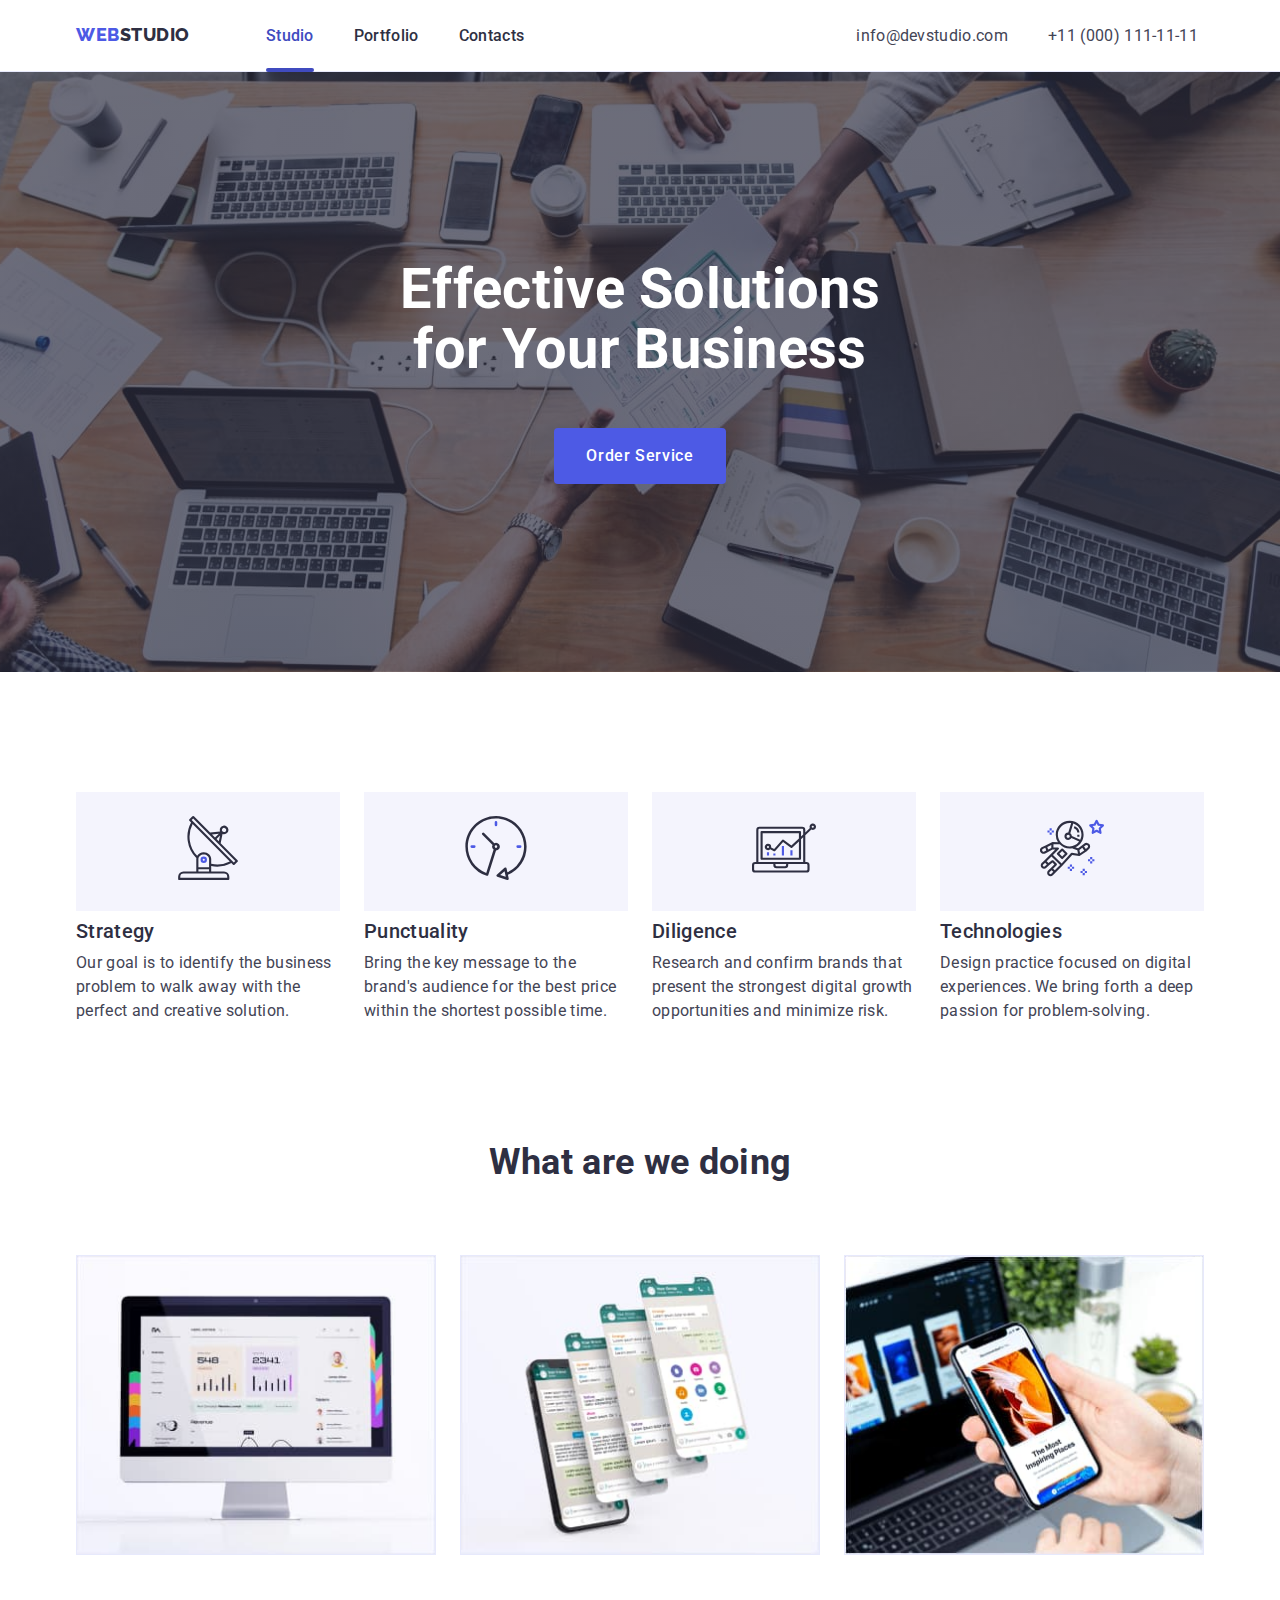
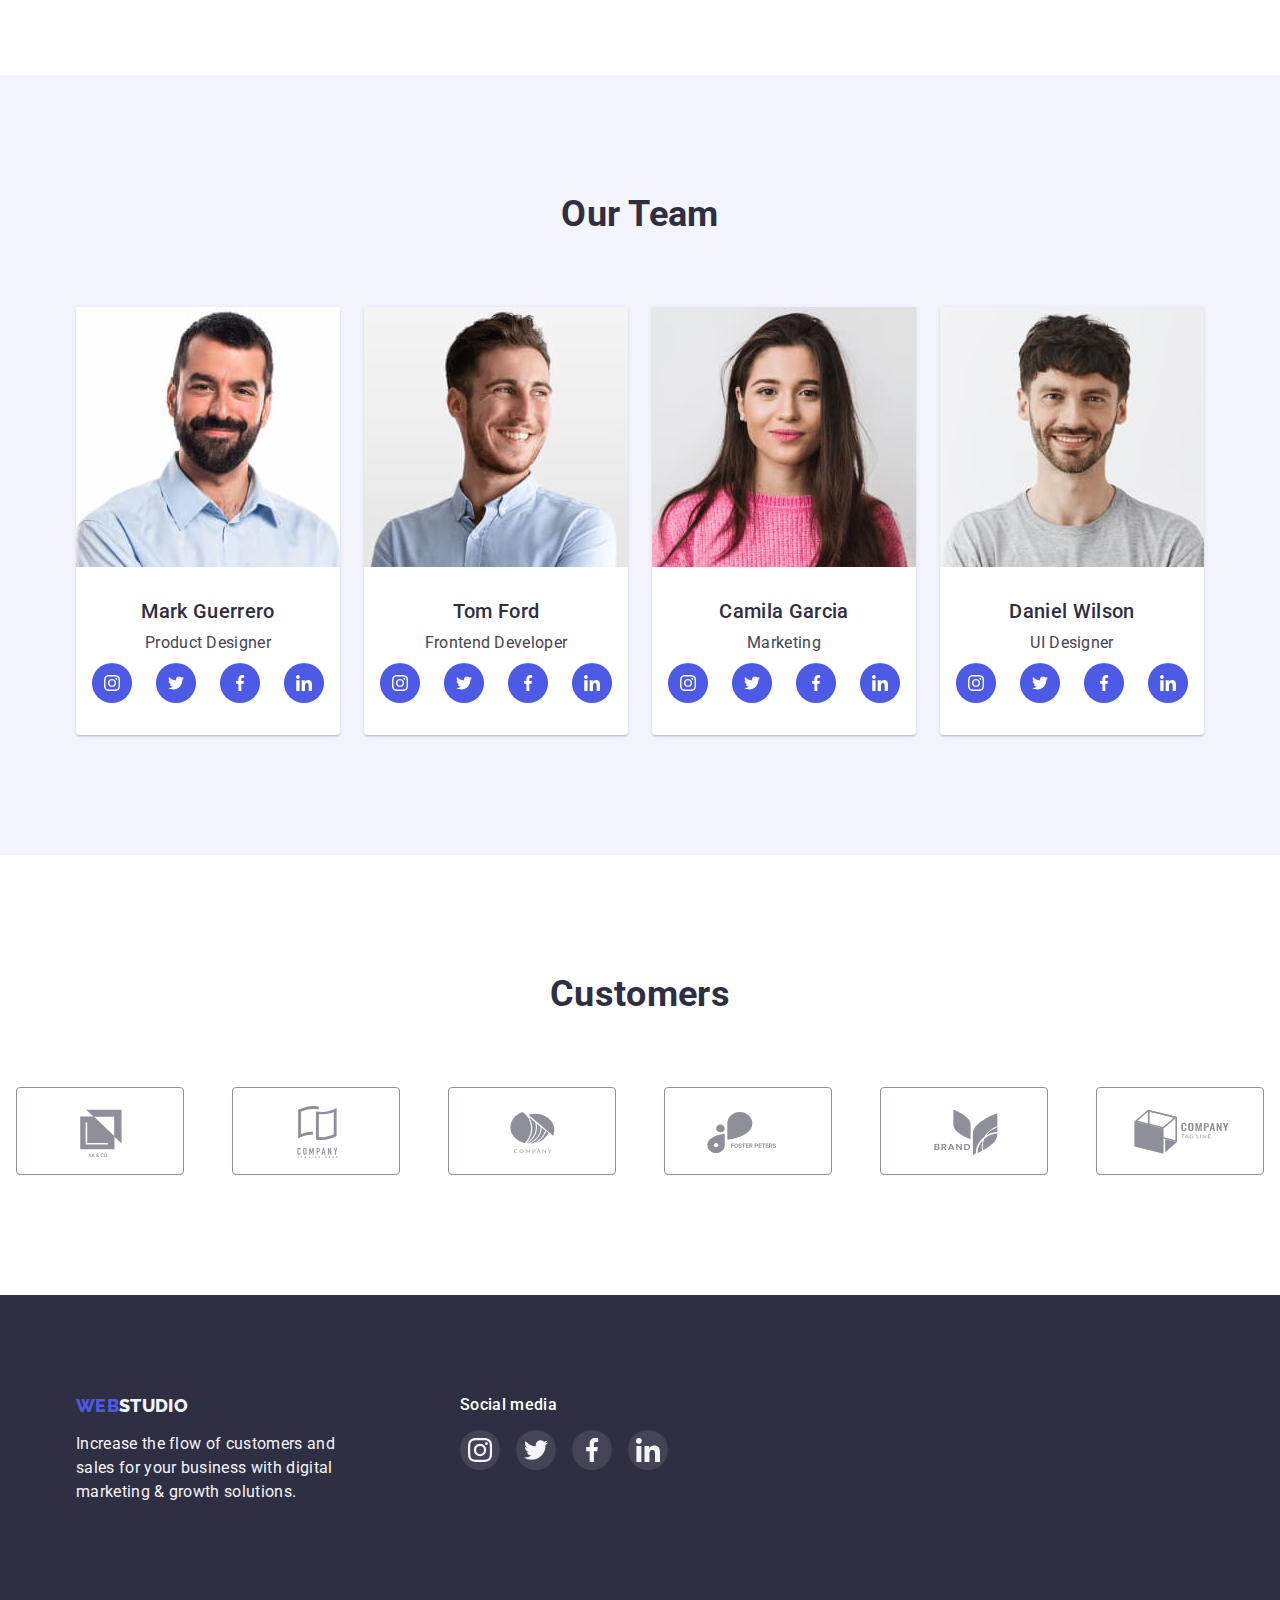
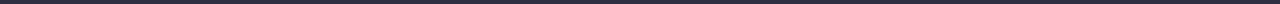
<file: index.html>
<!DOCTYPE html>
<html lang="en">
  <head>
    <meta charset="UTF-8" />
    <meta http-equiv="X-UA-Compatible" content="IE=edge" />
    <meta name="viewport" content="width=device-width, initial-scale=1.0" />
    <title>WebStudio</title>
    <link rel="preconnect" href="https://fonts.googleapis.com" />
    <link rel="preconnect" href="https://fonts.gstatic.com" crossorigin />
    <link
      href="https://fonts.googleapis.com/css2?family=Raleway:wght@800&family=Roboto:wght@400;500;700&display=swap"
      rel="stylesheet"
    />
    <!-- Modern normalize -->
    <link
      rel="stylesheet"
      href="https://cdn.jsdelivr.net/npm/modern-normalize@1.1.0/modern-normalize.min.css"
    />
    <!-- Custom styles -->
    <link rel="stylesheet" href="css/styles.css" />
  </head>
  <body class=" ">
    <!-- Header -->

    <header class="header">
      <div class="conteiner header-wrap">
        <nav class="header-nav">
          <!-- Logo -->

          <a class="header-logo link" href="/"
            ><span class="header-logo-web link">WEB</span>STUDIO</a
          >

          <!-- Navi -->

          <ul class="site-nav list">
            <li><a class="header-nav-link link current" href="">Studio</a></li>
            <li>
              <a class="header-nav-link link" href="./portfolio.html"
                >Portfolio</a
              >
            </li>
            <li><a class="header-nav-link link" href="">Contacts</a></li>
          </ul>
        </nav>

        <!-- Contacts -->

        <ul class="header-contact-list list">
          <li>
            <a class="header-contact link" href="mailto:info@devstudio.com"
              >info@devstudio.com</a
            >
          </li>
          <li>
            <a class="header-contact link" href="tel:110001111111"
              >+11 (000) 111-11-11</a
            >
          </li>
        </ul>
      </div>
    </header>

    <!-- Main content -->

    <main>
      <!-- Hero section -->

      <section class="hero-section">
        <div class="conteiner">
          <h1 class="hero-baner">
            Effective Solutions <br />
            for Your Business
          </h1>
          <button class="hero-button btn" type="button" data-modal-open>
            Order Service
          </button>
        </div>
      </section>

      <!-- Benefit -->

      <section class="benefit section">
        <div class="conteiner">
          <h2 class="uppertitle visually-hidden">Benefit</h2>
          <ul class="benefit-list list">
            <li class="benefit-items">
              <div class="benefit-icon-wrap">
                <svg class="bebefit-icon" width="64" height="64">
                  <use href="./images/icons.svg#icon-antenna"></use>
                </svg>
              </div>
              <h3 class="undertitle">Strategy</h3>
              <p>
                Our goal is to identify the business problem to walk away with
                the perfect and creative solution.
              </p>
            </li>
            <li class="benefit-items">
              <div class="benefit-icon-wrap">
                <svg class="bebefit-icon" width="64" height="64">
                  <use href="./images/icons.svg#icon-clock"></use>
                </svg>
              </div>
              <h3 class="undertitle">Punctuality</h3>
              <p>
                Bring the key message to the brand's audience for the best price
                within the shortest possible time.
              </p>
            </li>
            <li class="benefit-items">
              <div class="benefit-icon-wrap">
                <svg class="bebefit-icon" width="64" height="64">
                  <use href="./images/icons.svg#icon-diagram"></use>
                </svg>
              </div>
              <h3 class="undertitle">Diligence</h3>
              <p>
                Research and confirm brands that present the strongest digital
                growth opportunities and minimize risk.
              </p>
            </li>
            <li class="benefit-items">
              <div class="benefit-icon-wrap">
                <svg class="bebefit-icon" width="64" height="64">
                  <use href="./images/icons.svg#icon-astronaut"></use>
                </svg>
              </div>
              <h3 class="undertitle">Technologies</h3>
              <p>
                Design practice focused on digital experiences. We bring forth a
                deep passion for problem-solving.
              </p>
            </li>
          </ul>
        </div>
      </section>

      <!-- What are we doing -->

      <section class="work-field section">
        <div class="conteiner">
          <h2 class="uppertitle">What are we doing</h2>
          <ul class="work-field-list list">
            <li class="work-field-item">
              <img
                class="work-list-img"
                src="./images/what-are-we-doing/img-1.jpg"
                alt="monitor"
                width="360"
                height="300"
              />
            </li>
            <li class="work-field-item">
              <img
                class="work-list-img"
                src="./images/what-are-we-doing/img-2.jpg"
                alt="telefon"
                width="360"
                height="300"
              />
            </li>
            <li class="work-field-item">
              <img
                class="work-list-img"
                src="./images/what-are-we-doing/img-3.jpg"
                alt="netbook with cell fone"
                width="360"
                height="300"
              />
            </li>
          </ul>
        </div>
      </section>

      <!-- Aur team -->

      <section class="team section">
        <div class="conteiner">
          <h2 class="uppertitle">Our Team</h2>
          <ul class="team-list list">
            <li class="team-item">
              <img
                class="img"
                src="./images/our-team/team-1.jpg"
                alt="Mark Guerrero"
                width="264"
                height="260"
              />
              <div class="team-text-wrap">
                <h3 class="undertitle">Mark Guerrero</h3>
                <p>Product Designer</p>
                <ul class="socials list">
                  <li class="socials-item">
                    <a
                      class="socials-link link"
                      href="https:https://www.instagram.com/"
                      aria-label="Instagram"
                      target="_blank"
                      rel="noopener noreferrer"
                    >
                      <svg class="socials-icon" width="16" height="16">
                        <use href="./images/icons.svg#icon-instagram"></use>
                      </svg>
                    </a>
                  </li>
                  <li class="social-item">
                    <a
                      class="socials-link link"
                      href="https:https://twitter.com/"
                      aria-label="Twitter"
                      target="_blank"
                      rel="noopener noreferrer"
                    >
                      <svg class="socials-icon" width="16" height="16">
                        <use href="./images/icons.svg#icon-twitter"></use>
                      </svg>
                    </a>
                  </li>
                  <li class="social-item">
                    <a
                      class="socials-link link"
                      href="https:https://www.facebook.com/"
                      aria-label="Facebook"
                      target="_blank"
                      rel="noopener noreferrer"
                    >
                      <svg class="socials-icon" width="16" height="16">
                        <use href="./images/icons.svg#icon-facebook"></use>
                      </svg>
                    </a>
                  </li>
                  <li class="social-item">
                    <a
                      class="socials-link link"
                      href="https:https://www.linkedin.com/"
                      aria-label="Linkedin"
                      target="_blank"
                      rel="noopener noreferrer"
                    >
                      <svg class="socials-icon" width="16" height="16">
                        <use href="./images/icons.svg#icon-linkedin"></use>
                      </svg>
                    </a>
                  </li>
                </ul>
              </div>
            </li>
            <li class="team-item">
              <img
                class="img"
                src="./images/our-team/team-2.jpg"
                alt="Tom Ford"
                width="264"
                height="260"
              />
              <div class="team-text-wrap">
                <h3 class="undertitle">Tom Ford</h3>
                <p>Frontend Developer</p>
                <ul class="socials list">
                  <li class="socials-item">
                    <a
                      class="socials-link link"
                      href="https:https://www.instagram.com/"
                      aria-label="Instagram"
                      target="_blank"
                      rel="noopener noreferrer"
                    >
                      <svg class="socials-icon" width="16" height="16">
                        <use href="./images/icons.svg#icon-instagram"></use>
                      </svg>
                    </a>
                  </li>
                  <li class="social-item">
                    <a
                      class="socials-link link"
                      href="https:https://twitter.com/"
                      aria-label="Twitter"
                      target="_blank"
                      rel="noopener noreferrer"
                    >
                      <svg class="socials-icon" width="16" height="16">
                        <use href="./images/icons.svg#icon-twitter"></use>
                      </svg>
                    </a>
                  </li>
                  <li class="social-item">
                    <a
                      class="socials-link link"
                      href="https:https://www.facebook.com/"
                      aria-label="Facebook"
                      target="_blank"
                      rel="noopener noreferrer"
                    >
                      <svg class="socials-icon" width="16" height="16">
                        <use href="./images/icons.svg#icon-facebook"></use>
                      </svg>
                    </a>
                  </li>
                  <li class="social-item">
                    <a
                      class="socials-link link"
                      href="https:https://www.linkedin.com/"
                      aria-label="Linkedin"
                      target="_blank"
                      rel="noopener noreferrer"
                    >
                      <svg class="socials-icon" width="16" height="16">
                        <use href="./images/icons.svg#icon-linkedin"></use>
                      </svg>
                    </a>
                  </li>
                </ul>
              </div>
            </li>
            <li class="team-item">
              <img
                class="img"
                src="./images/our-team/team-3.jpg"
                alt="Camila Garcia"
                width="264"
                height="260"
              />
              <div class="team-text-wrap">
                <h3 class="undertitle">Camila Garcia</h3>
                <p>Marketing</p>
                <ul class="socials list">
                  <li class="socials-item">
                    <a
                      class="socials-link link"
                      href="https:https://www.instagram.com/"
                      aria-label="Instagram"
                      target="_blank"
                      rel="noopener noreferrer"
                    >
                      <svg class="socials-icon" width="16" height="16">
                        <use href="./images/icons.svg#icon-instagram"></use>
                      </svg>
                    </a>
                  </li>
                  <li class="social-item">
                    <a
                      class="socials-link link"
                      href="https:https://twitter.com/"
                      aria-label="Twitter"
                      target="_blank"
                      rel="noopener noreferrer"
                    >
                      <svg class="socials-icon" width="16" height="16">
                        <use href="./images/icons.svg#icon-twitter"></use>
                      </svg>
                    </a>
                  </li>
                  <li class="social-item">
                    <a
                      class="socials-link link"
                      href="https:https://www.facebook.com/"
                      aria-label="Facebook"
                      target="_blank"
                      rel="noopener noreferrer"
                    >
                      <svg class="socials-icon" width="16" height="16">
                        <use href="./images/icons.svg#icon-facebook"></use>
                      </svg>
                    </a>
                  </li>
                  <li class="social-item">
                    <a
                      class="socials-link link"
                      href="https:https://www.linkedin.com/"
                      aria-label="Linkedin"
                      target="_blank"
                      rel="noopener noreferrer"
                    >
                      <svg class="socials-icon" width="16" height="16">
                        <use href="./images/icons.svg#icon-linkedin"></use>
                      </svg>
                    </a>
                  </li>
                </ul>
              </div>
            </li>
            <li class="team-item">
              <img
                class="img"
                src="./images/our-team/team-4.jpg"
                alt="Daniel Wilson"
                width="264"
                height="260"
              />
              <div class="team-text-wrap">
                <h3 class="undertitle">Daniel Wilson</h3>
                <p>UI Designer</p>
                <ul class="socials list">
                  <li class="socials-item">
                    <a
                      class="socials-link link"
                      href="https:https://www.instagram.com/"
                      aria-label="Instagram"
                      target="_blank"
                      rel="noopener noreferrer"
                    >
                      <svg class="socials-icon" width="16" height="16">
                        <use href="./images/icons.svg#icon-instagram"></use>
                      </svg>
                    </a>
                  </li>
                  <li class="social-item">
                    <a
                      class="socials-link link"
                      href="https:https://twitter.com/"
                      aria-label="Twitter"
                      target="_blank"
                      rel="noopener noreferrer"
                    >
                      <svg class="socials-icon" width="16" height="16">
                        <use href="./images/icons.svg#icon-twitter"></use>
                      </svg>
                    </a>
                  </li>
                  <li class="social-item">
                    <a
                      class="socials-link link"
                      href="https:https://www.facebook.com/"
                      aria-label="Facebook"
                      target="_blank"
                      rel="noopener noreferrer"
                    >
                      <svg class="socials-icon" width="16" height="16">
                        <use href="./images/icons.svg#icon-facebook"></use>
                      </svg>
                    </a>
                  </li>
                  <li class="social-item">
                    <a
                      class="socials-link link"
                      href="https:https://www.linkedin.com/"
                      aria-label="Linkedin"
                      target="_blank"
                      rel="noopener noreferrer"
                    >
                      <svg class="socials-icon" width="16" height="16">
                        <use href="./images/icons.svg#icon-linkedin"></use>
                      </svg>
                    </a>
                  </li>
                </ul>
              </div>
            </li>
          </ul>
        </div>
      </section>

      <!-- Customers -->

      <section class="сustomers-section section">
        <div class="container"><h2 class="uppertitle">Customers</h2></div>
        <ul class="customers list">
          <li class="customers-iteam">
            <a
              class="customers-link link"
              href=""
              aria-label="customer-1"
              target="_blank"
              rel="noopener noreferrer"
            >
              <svg class="customers-icon" width="104" height="58">
                <use href="./images/icons.svg#icon-logo"></use>
              </svg>
            </a>
          </li>
          <li class="customers-iteam"></li>
          <li class="customers-iteam">
            <a
              class="customers-link link"
              href=""
              aria-label="customer-1"
              target="_blank"
              rel="noopener noreferrer"
            >
              <svg class="customers-icon" width="104" height="56">
                <use href="./images/icons.svg#icon-logo-1"></use>
              </svg>
            </a>
          </li>
          <li class="customers-iteam"></li>
          <li class="customers-iteam">
            <a
              class="customers-link link"
              href=""
              aria-label="customer-1"
              target="_blank"
              rel="noopener noreferrer"
            >
              <svg class="customers-icon" width="104" height="56">
                <use href="./images/icons.svg#icon-logo-2"></use>
              </svg>
            </a>
          </li>
          <li class="customers-iteam"></li>
          <li class="customers-iteam">
            <a
              class="customers-link link"
              href=""
              aria-label="customer-1"
              target="_blank"
              rel="noopener noreferrer"
            >
              <svg class="customers-icon" width="104" height="56">
                <use href="./images/icons.svg#icon-logo-3"></use>
              </svg>
            </a>
          </li>
          <li class="customers-iteam"></li>
          <li class="customers-iteam">
            <a
              class="customers-link link"
              href=""
              aria-label="customer-1"
              target="_blank"
              rel="noopener noreferrer"
            >
              <svg class="customers-icon" width="104" height="56">
                <use href="./images/icons.svg#icon-logo-4"></use>
              </svg>
            </a>
          </li>
          <li class="customers-iteam"></li>
          <li class="customers-iteam">
            <a
              class="customers-link link"
              href=""
              aria-label="customer-1"
              target="_blank"
              rel="noopener noreferrer"
            >
              <svg class="customers-icon" width="104" height="56">
                <use href="./images/icons.svg#icon-logo-5"></use>
              </svg>
            </a>
          </li>
        </ul>
      </section>
    </main>

    <!-- Footer -->

    <footer class="footer">
      <div class="conteiner footer-container">
        <div class="footer-left">
          <a class="footer-logo link" href="/"
            ><span class="header-logo-web link">WEB</span>STUDIO</a
          >
          <p>
            Increase the flow of customers and sales for your business with
            digital marketing & growth solutions.
          </p>
        </div>
        <div class="footer-social">
          <h2 class="undertitle f-title">Social media</h2>
          <ul class="f-socials list">
            <li class="f-socials-item">
              <a
                class="f-socials-link link"
                href="https:https://www.instagram.com/"
                aria-label="Instagram"
                target="_blank"
                rel="noopener noreferrer"
              >
                <svg class="f-socials-icon" width="24" height="24">
                  <use href="./images/icons.svg#icon-instagram"></use>
                </svg>
              </a>
            </li>
            <li class="f-socials-item">
              <a
                class="f-socials-link link"
                href="https:https://twitter.com/"
                aria-label="Twitter"
                target="_blank"
                rel="noopener noreferrer"
              >
                <svg class="f-socials-icon" width="24" height="24">
                  <use href="./images/icons.svg#icon-twitter"></use>
                </svg>
              </a>
            </li>
            <li class="f-socials-item">
              <a
                class="f-socials-link link"
                href="https:https://www.facebook.com/"
                aria-label="Facebook"
                target="_blank"
                rel="noopener noreferrer"
              >
                <svg class="f-socials-icon" width="24" height="24">
                  <use href="./images/icons.svg#icon-facebook"></use>
                </svg>
              </a>
            </li>
            <li class="f-socials-item">
              <a
                class="f-socials-link link"
                href="https:https://www.linkedin.com/"
                aria-label="Linkedin"
                target="_blank"
                rel="noopener noreferrer"
              >
                <svg class="f-socials-icon" width="24" height="24">
                  <use href="./images/icons.svg#icon-linkedin"></use>
                </svg>
              </a>
            </li>
          </ul>
        </div>
      </div>
    </footer>

    <div class="backdrop is-hidden" data-modal>
      <div class="modal">
        <button class="modal-close-btn btn" type="button" data-modal-close>
          <svg class="modal-close-btn-icon" width="8" height="8">
            <use href="./images/icons.svg#icon-close-modal"></use>
          </svg>
        </button>
      </div>
    </div>
    <script src="./js/modal.js"></script>
  </body>
</html>
</file>
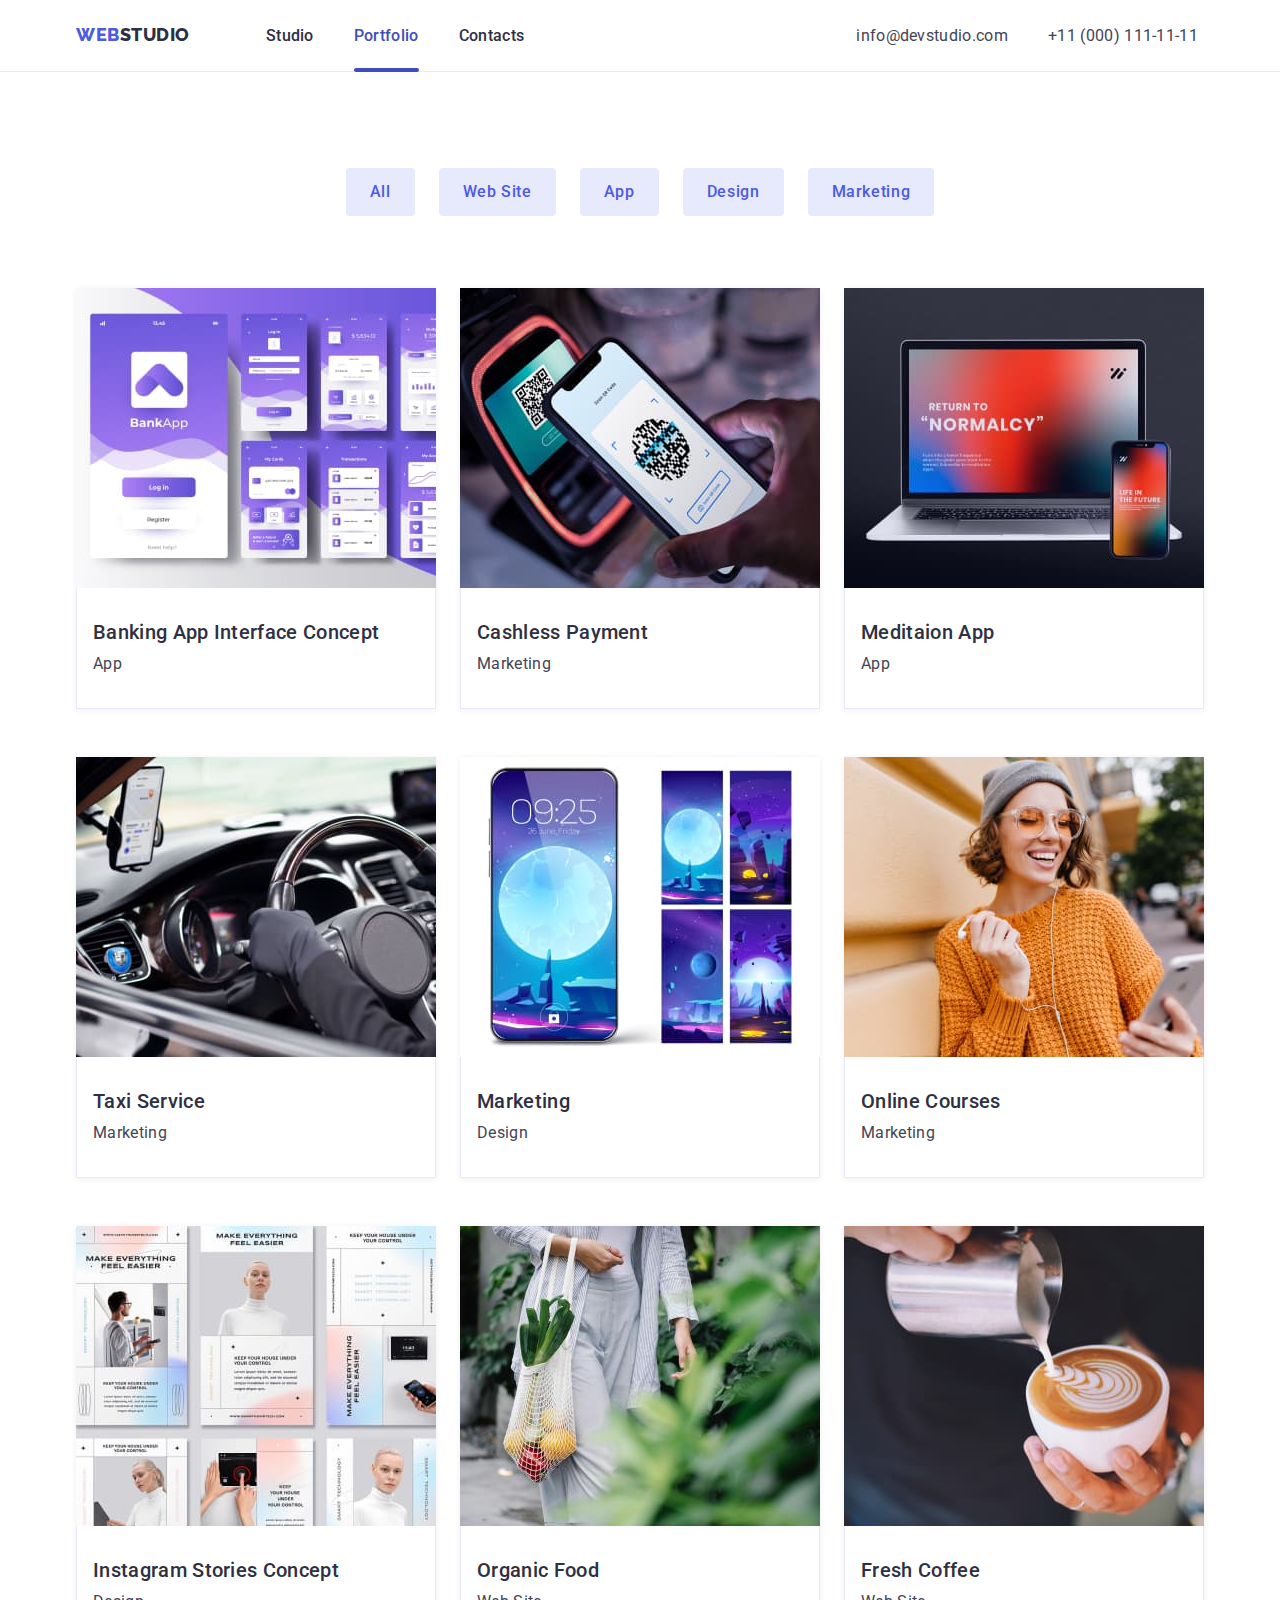
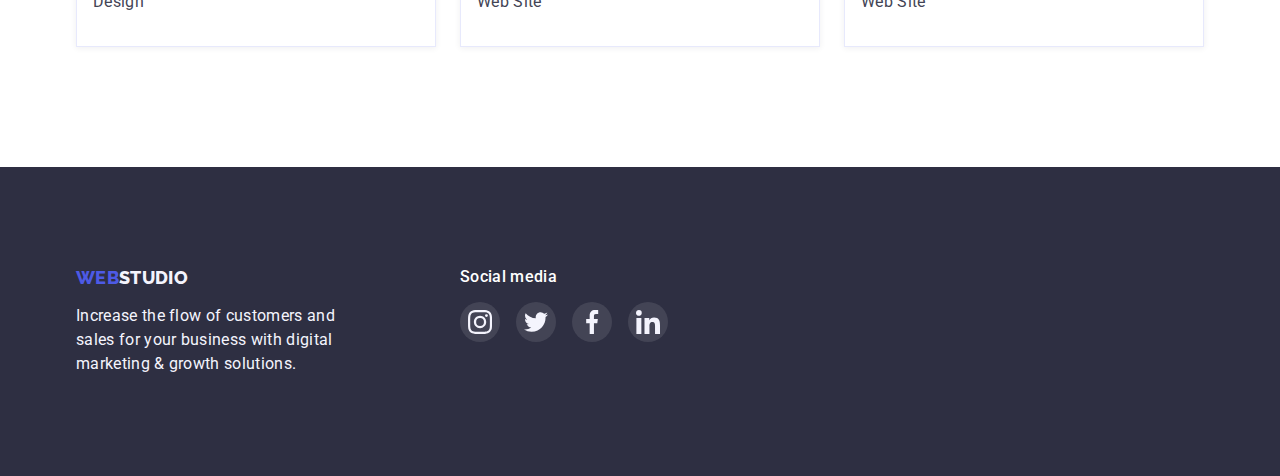
<file: portfolio.html>
<!DOCTYPE html>
<html lang="en">
  <head>
    <meta charset="UTF-8" />
    <meta http-equiv="X-UA-Compatible" content="IE=edge" />
    <meta name="viewport" content="width=device-width, initial-scale=1.0" />
    <title>Portfolio</title>
    <link rel="preconnect" href="https://fonts.googleapis.com" />
    <link rel="preconnect" href="https://fonts.gstatic.com" crossorigin />
    <link
      href="https://fonts.googleapis.com/css2?family=Raleway:wght@800&family=Roboto:wght@400;500;700;900&display=swap"
      rel="stylesheet"
    />
    <!-- Modern normalize -->
    <link
      rel="stylesheet"
      href="https://cdn.jsdelivr.net/npm/modern-normalize@1.1.0/modern-normalize.min.css"
    />
    <!-- Custom styles -->
    <link rel="stylesheet" href="css/styles.css" />
  </head>
  <body>
    <!-- Header -->

    <header class="header">
      <div class="conteiner header-wrap">
        <nav class="header-nav">
          <!-- Logo -->

          <a class="header-logo link" href="/"
            ><span class="header-logo-web link">WEB</span>STUDIO</a
          >

          <!-- Navi -->

          <ul class="site-nav list">
            <li>
              <a class="header-nav-link link" href="./index.html">Studio</a>
            </li>
            <li>
              <a class="header-nav-link link current" href="">Portfolio</a>
            </li>
            <li><a class="header-nav-link link" href="">Contacts</a></li>
          </ul>
        </nav>

        <!-- Contacts -->

        <ul class="header-contact-list list">
          <li>
            <a class="header-contact link" href="mailto:info@devstudio.com"
              >info@devstudio.com</a
            >
          </li>
          <li>
            <a class="header-contact link" href="tel:110001111111"
              >+11 (000) 111-11-11</a
            >
          </li>
        </ul>
      </div>
    </header>
    <main>
      <!-- Portfolio -->

      <section class="portfolio">
        <div class="conteiner">
          <h1 class="visually-hidden">Portfolio</h1>
          <ul class="filter-list list">
            <li>
              <button class="filter-button btn" type="button">All</button>
            </li>
            <li>
              <button class="filter-button btn" type="button">Web Site</button>
            </li>
            <li>
              <button class="filter-button btn" type="button">App</button>
            </li>
            <li>
              <button class="filter-button btn" type="button">Design</button>
            </li>
            <li>
              <button class="filter-button btn" type="button">Marketing</button>
            </li>
          </ul>

          <ul class="portfolio-list list">
            <li class="portfolio-item">
              <a class="portfolio-link link" href="">
                <div class="portfolio-img-wraper">
                  <img
                    class="img"
                    src="./images/portfolio/banking-app-interface-concept.jpg"
                    alt="banking-app-interface-concept"
                    width="360"
                    height="300"
                  />
                  <p class="overlay">
                    14 Stylish and User-Friendly App Design Concepts · Task
                    Manager App · Calorie Tracker App · Exotic Fruit Ecommerce
                    App · Cloud Storage App
                  </p>
                </div>
                <div class="text-wrap">
                  <h2 class="undertitle">Banking App Interface Concept</h2>
                  <p>App</p>
                </div>
              </a>
            </li>
            <li class="portfolio-item">
              <a class="portfolio-link link" href="">
                <div class="portfolio-img-wraper">
                  <img
                    class="img"
                    src="./images/portfolio/cashless-payment.jpg"
                    alt="cashless-payment"
                    width="360"
                    height="300"
                  />
                  <p class="overlay">
                    14 Stylish and User-Friendly App Design Concepts · Task
                    Manager App · Calorie Tracker App · Exotic Fruit Ecommerce
                    App · Cloud Storage App
                  </p>
                </div>
                <div class="text-wrap">
                  <h2 class="undertitle">Cashless Payment</h2>
                  <p>Marketing</p>
                </div>
              </a>
            </li>
            <li class="portfolio-item">
              <a class="portfolio-link link" href="">
                <div class="portfolio-img-wraper">
                  <img
                    class="img"
                    src="./images/portfolio/meditaion-app.jpg"
                    alt="meditaion-app"
                    width="360"
                    height="300"
                  />
                  <p class="overlay">
                    14 Stylish and User-Friendly App Design Concepts · Task
                    Manager App · Calorie Tracker App · Exotic Fruit Ecommerce
                    App · Cloud Storage App
                  </p>
                </div>
                <div class="text-wrap">
                  <h2 class="undertitle">Meditaion App</h2>
                  <p>App</p>
                </div>
              </a>
            </li>
            <li class="portfolio-item">
              <a class="portfolio-link link" href="">
                <div class="portfolio-img-wraper">
                  <img
                    class="img"
                    src="./images/portfolio/taxi-service.jpg"
                    alt="taxi-service"
                    width="360"
                    height="300"
                  />
                  <p class="overlay">
                    14 Stylish and User-Friendly App Design Concepts · Task
                    Manager App · Calorie Tracker App · Exotic Fruit Ecommerce
                    App · Cloud Storage App
                  </p>
                </div>
                <div class="text-wrap">
                  <h2 class="undertitle">Taxi Service</h2>
                  <p>Marketing</p>
                </div>
              </a>
            </li>
            <li class="portfolio-item">
              <a class="portfolio-link link" href="">
                <div class="portfolio-img-wraper">
                  <img
                    class="img"
                    src="./images/portfolio/screen-illustrations.jpg"
                    alt="screen-illustrations"
                    width="360"
                    height="300"
                  />
                  <p class="overlay">
                    14 Stylish and User-Friendly App Design Concepts · Task
                    Manager App · Calorie Tracker App · Exotic Fruit Ecommerce
                    App · Cloud Storage App
                  </p>
                </div>
                <div class="text-wrap">
                  <h2 class="undertitle">Marketing</h2>
                  <p>Design</p>
                </div>
              </a>
            </li>
            <li class="portfolio-item">
              <a class="portfolio-link link" href="">
                <div class="portfolio-img-wraper">
                  <img
                    class="img"
                    src="./images/portfolio/online-courses.jpg"
                    alt="online-courses"
                    width="360"
                    height="300"
                  />
                  <p class="overlay">
                    14 Stylish and User-Friendly App Design Concepts · Task
                    Manager App · Calorie Tracker App · Exotic Fruit Ecommerce
                    App · Cloud Storage App
                  </p>
                </div>
                <div class="text-wrap">
                  <h2 class="undertitle">Online Courses</h2>
                  <p>Marketing</p>
                </div>
              </a>
            </li>
            <li class="portfolio-item">
              <a class="portfolio-link link" href="">
                <div class="portfolio-img-wraper">
                  <img
                    class="img"
                    src="./images/portfolio/instagram-stories-concept.jpg"
                    alt="instagram-stories-concept"
                    width="360"
                    height="300"
                  />
                  <p class="overlay">
                    14 Stylish and User-Friendly App Design Concepts · Task
                    Manager App · Calorie Tracker App · Exotic Fruit Ecommerce
                    App · Cloud Storage App
                  </p>
                </div>
                <div class="text-wrap">
                  <h2 class="undertitle">Instagram Stories Concept</h2>
                  <p>Design</p>
                </div>
              </a>
            </li>
            <li class="portfolio-item">
              <a class="portfolio-link link" href="">
                <div class="portfolio-img-wraper">
                  <img
                    class="img"
                    src="./images/portfolio/organic-food.jpg"
                    alt="organic-food"
                    width="360"
                    height="300"
                  />
                  <p class="overlay">
                    14 Stylish and User-Friendly App Design Concepts · Task
                    Manager App · Calorie Tracker App · Exotic Fruit Ecommerce
                    App · Cloud Storage App
                  </p>
                </div>
                <div class="text-wrap">
                  <h2 class="undertitle">Organic Food</h2>
                  <p>Web Site</p>
                </div>
              </a>
            </li>
            <li class="portfolio-item">
              <a class="portfolio-link link" href="">
                <div class="portfolio-img-wraper">
                  <img
                    class="img"
                    src="./images/portfolio/fresh-coffee.jpg"
                    alt="fresh-coffee"
                    width="360"
                    height="300"
                  />
                  <p class="overlay">
                    14 Stylish and User-Friendly App Design Concepts · Task
                    Manager App · Calorie Tracker App · Exotic Fruit Ecommerce
                    App · Cloud Storage App
                  </p>
                </div>
                <div class="text-wrap">
                  <h2 class="undertitle">Fresh Coffee</h2>
                  <p>Web Site</p>
                </div>
              </a>
            </li>
          </ul>
        </div>
      </section>
    </main>
    <!-- Footer -->

    <footer class="footer">
      <div class="conteiner footer-container">
        <div class="footer-left">
          <a href="/" class="footer-logo link"
            ><span class="header-logo-web">WEB</span>STUDIO</a
          >
          <p>
            Increase the flow of customers and sales for your business with
            digital marketing & growth solutions.
          </p>
        </div>
        <div class="footer-social">
          <h2 class="undertitle f-title">Social media</h2>
          <ul class="f-socials list">
            <li class="f-socials-item">
              <a
                class="f-socials-link link"
                href="https:https://www.instagram.com/"
                aria-label="Instagram"
                target="_blank"
                rel="noopener noreferrer"
              >
                <svg class="f-socials-icon" width="24" height="24">
                  <use href="./images/icons.svg#icon-instagram"></use>
                </svg>
              </a>
            </li>
            <li class="f-socials-item">
              <a
                class="f-socials-link link"
                href="https:https://twitter.com/"
                aria-label="Twitter"
                target="_blank"
                rel="noopener noreferrer"
              >
                <svg class="f-socials-icon" width="24" height="24">
                  <use href="./images/icons.svg#icon-twitter"></use>
                </svg>
              </a>
            </li>
            <li class="f-socials-item">
              <a
                class="f-socials-link link"
                href="https:https://www.facebook.com/"
                aria-label="Facebook"
                target="_blank"
                rel="noopener noreferrer"
              >
                <svg class="f-socials-icon" width="24" height="24">
                  <use href="./images/icons.svg#icon-facebook"></use>
                </svg>
              </a>
            </li>
            <li class="f-socials-item">
              <a
                class="f-socials-link link"
                href="https:https://www.linkedin.com/"
                aria-label="Linkedin"
                target="_blank"
                rel="noopener noreferrer"
              >
                <svg class="f-socials-icon" width="24" height="24">
                  <use href="./images/icons.svg#icon-linkedin"></use>
                </svg>
              </a>
            </li>
          </ul>
        </div>
      </div>
    </footer>
  </body>
</html>
</file>
<file: css/styles.css>
:root {
  /* colors */

  --primary-brand: #4d5ae5; /* iris */
  --pressed-state: #404bbf; /* ocean */
  --dark: #2e2f42; /* navy blue */
  --success: #31d0aa; /*green */
  --text: #434455; /* slate */
  --subtle-text: #8e8f99; /* light slate */
  --accent: #e7e9fc; /* cornflower */
  --light: #f4f4fd; /* cloud */
  --modal-overlay: rgba(46, 47, 66, 0.4); /* navy blue modal */
  --hero-background: rgba(46, 47, 66, 0.7); /* gray */
  --white: #ffffff;
  --modal-bg: #fcfcfc;

  /* others */
  --indent: 24px;
  --items: 4;
}
/**
  |============================
  | Base styles
  |============================
*/
/* Reset start */
h1,
h2,
h3,
h4,
h5,
h6,
p {
  margin: 0;
}
ul {
  margin: 0;
  padding: 0;
}

img {
  display: block;

  max-width: 100%;
  height: auto;
}

.visually-hidden {
  position: absolute;

  width: 1px;
  height: 1px;
  margin: -1px;
  border: 0;
  padding: 0;

  white-space: nowrap;
  clip-path: inset(100%);
  clip: rect(0 0 0 0);
  overflow: hidden;
}

/* Reset end */

body {
  max-width: 1440px;
  margin-left: auto;
  margin-right: auto;

  font-family: 'Roboto', sans-serif;
  font-size: 16px;
  line-height: 1.5;
  letter-spacing: 0.02em;

  color: var(--text);
  background-color: #ffffff;
}
.section {
  padding-top: 120px;
  padding-bottom: 120px;
}

.conteiner {
  width: 1158px;
  padding-left: 15px;
  padding-right: 15px;
  margin-left: auto;
  margin-right: auto;

  /* outline: 2px solid red;
  outline-offset: -2px; */
}

.list {
  list-style: none;
}

.link {
  text-decoration: none;
}

.btn {
  font-family: inherit;
  font-weight: 500;
  font-size: 16px;
  line-height: 1.5;
  display: flex;
  align-items: center;
  letter-spacing: 0.04em;

  border: none;
  cursor: pointer;
}

.uppertitle {
  margin-bottom: 72px;

  font-weight: 700;
  font-size: 36px;
  line-height: 1.11;
  text-align: center;

  color: var(--dark);
}

.undertitle {
  margin-bottom: 8px;

  color: var(--dark);
  font-weight: 500;
  font-size: 20px;
  line-height: 1.2;
}

/**
  |============================
  | Cad-set
  |============================
*/

.card-set {
  display: flex;
  flex-wrap: wrap;
  gap: var(--indent);
}

.card-set-items {
  flex-basis: calc(
    (100% - (var(--indent) * (var(--items) - 1))) / var(--items)
  );
}

/**
  |============================
  | Header section
  |============================
*/

.header {
  background-color: var(--white);

  border-bottom: 1px solid var(--accent);
}

.header-nav {
  display: flex;
}

.header-wrap {
  display: flex;
  align-items: center;
}

.site-nav {
  display: flex;
  gap: 40px;

  margin-left: 76px;
}

.header-contact-list {
  display: flex;
  gap: 40px;

  margin-left: 332px;
}

.header-logo {
  padding-top: 24px;
  padding-bottom: 23px;

  color: var(--dark);

  font-family: 'Raleway', sans-serif;
  font-weight: 800;
  font-size: 18px;
  line-height: 1.17;
  align-items: center;
  letter-spacing: 0.03em;
  text-transform: uppercase;
}

.header-logo-web {
  color: var(--primary-brand);
}

.header-nav-link {
  position: relative;

  display: block;
  padding-top: 24px;
  padding-bottom: 23px;

  color: var(--dark);

  font-weight: 500;

  transition: color 250ms cubic-bezier(0.4, 0, 0.2, 1);
}

.header-nav-link.current {
  color: var(--pressed-state);
}

.header-nav-link.current::after {
  content: '';
  position: absolute;
  bottom: -1px;

  display: block;
  width: 100%;
  height: 4px;

  background-color: var(--pressed-state);
  border-radius: 2px;
}

.header-nav-link:hover,
.header-nav-link:focus {
  color: var(--pressed-state);
}

.header-nav-link:active {
  color: var(--pressed-state);
}

.header-contact {
  padding-top: 24px;
  padding-bottom: 23px;

  color: var(--text);

  transition-property: color;
  transition-duration: 250ms;
  transition-timing-function: cubic-bezier(0.4, 0, 0.2, 1);
}

.header-contact:hover,
.header-contact:focus {
  color: var(--pressed-state);
}

/**
|============================
| Hero section
|============================
*/
.hero-section {
  max-width: 1440px;
  margin-left: auto;
  margin-right: auto;
  padding-top: 188px;
  padding-bottom: 188px;

  background-color: var(--dark);
  background-image: linear-gradient(
      var(--hero-background),
      var(--hero-background)
    ),
    url(../images/hero/people-office\ 1.jpg);
  background-repeat: no-repeat;
  background-position: center;
  background-size: cover;
}

.hero-baner {
  margin-bottom: 48px;
  color: var(--white);
  font-weight: 700;
  font-size: 56px;
  line-height: 1.07;
  text-align: center;
}

.hero-button {
  min-width: 169px;
  height: 56px;

  margin-left: auto;
  margin-right: auto;
  padding: 16px 32px;

  border-radius: 4px;
  background-color: var(--primary-brand);
  color: var(--white);

  transition: background-color 250ms cubic-bezier(0.4, 0, 0.2, 1);
}

.hero-button:hover,
.hero-button:focus {
  background-color: var(--pressed-state);
}

/**
  |============================
  | Benefit
  |============================
*/

.benefit-list {
  display: flex;
  gap: var(--indent);
}

.benefit-list > li {
  width: 264px;
}

.benefit-icon {
  display: block;
}

.benefit-icon-wrap {
  margin-bottom: 8px;
  padding: 24px 100px;

  background-color: var(--light);
}

/* .benefit-items {
  flex-basis: calc(
    (100% - (var(--indent) * (var(--items) - 1))) / var(--items)
  );
} */

/**
  |============================
  | What are we doing
  |============================
*/

.work-field {
  padding-top: 0;

  background-color: var(--white);
}

.work-field-list {
  display: flex;
  gap: var(--indent);
}

/* 
.work-field-item {
  --items: 3;
} */

.work-list-img {
  border: 1px solid var(--accent);
}

/**
  |============================
  | Aur team
  |============================
*/

.team {
  background-color: var(--light);
}

.team-item {
  width: 264px;

  text-align: center;

  background-color: var(--white);
  border-radius: 0px 0px 4px 4px;
  box-shadow: 0px 1px 6px rgba(46, 47, 66, 0.08),
    0px 1px 1px rgba(46, 47, 66, 0.16), 0px 2px 1px rgba(46, 47, 66, 0.08);
}

.team-text-wrap {
  padding-top: 32px;
  padding-bottom: 32px;
}

.team-text-wrap p {
  margin-bottom: 8px;
}

.team-list {
  display: flex;
  gap: 24px;
}

.socials {
  display: flex;
  justify-content: center;
  gap: 24px;
}

.socials-link {
  display: flex;
  align-items: center;
  justify-content: center;
  width: 40px;
  height: 40px;

  background-color: var(--primary-brand);
  border-radius: 50%;

  transition: color 250ms cubic-bezier(0.4, 0, 0.2, 1),
    background-color 250ms cubic-bezier(0.4, 0, 0.2, 1);
}

.socials-icon {
  fill: var(--white);
}

.socials-link:hover,
.socials-link:focus {
  background-color: var(--pressed-state);
}

/**
  |============================
  | Customers
  |============================
*/
.customers {
  display: flex;
  justify-content: center;
  gap: 24px;
}

.customers-link {
  display: flex;
  align-items: center;
  justify-content: center;
  width: 168px;
  height: 88px;
  color: var(--subtle-text);

  border: 1px solid var(--subtle-text);
  border-radius: 4px;

  transition: color 250ms cubic-bezier(0.4, 0, 0.2, 1),
    border-color 250ms cubic-bezier(0.4, 0, 0.2, 1);
}

.customers-icon {
  fill: currentColor;
}
.customers-link:hover,
.customers-link:focus {
  color: var(--pressed-state);
  border-color: var(--pressed-state);
}

/**
  |============================
  | Portfolio
  |============================
*/

.portfolio {
  padding-top: 96px;
  padding-bottom: 120px;
}

.portfolio-list {
  display: flex;
  flex-wrap: wrap;
  gap: 48px 24px;
}

.portfolio-list li {
  width: 360px;
}

.filter-list {
  display: flex;
  gap: 24px;
  justify-content: center;

  margin-bottom: 72px;
}

.filter-button {
  padding: 12px 24px;

  border-radius: 4px;
  background-color: var(--accent);
  color: var(--primary-brand);

  transition: color 250ms cubic-bezier(0.4, 0, 0.2, 1),
    background-color 250ms cubic-bezier(0.4, 0, 0.2, 1);
}

.filter-button:hover,
.filter-button:focus {
  background-color: var(--pressed-state);
  color: var(--white);
  box-shadow: 0px 3px 1px rgba(0, 0, 0, 0.1), 0px 2px 1px rgba(0, 0, 0, 0.08),
    0px 2px 2px rgba(0, 0, 0, 0.12);
  border-radius: 4px;
}

.portfolio-link {
  color: var(--text);
  box-shadow: 0px 1px 6px rgba(46, 47, 66, 0.08);
}

.text-wrap {
  padding-top: 32px;
  padding-bottom: 32px;
  padding-left: 16px;

  border: 1px solid var(--accent);
  border-top: none;
}

.portfolio-link {
  display: block;

  transition: box-shadow 250ms cubic-bezier(0.4, 0, 0.2, 1);
}

.portfolio-link:hover,
.portfolio-link:focus {
  box-shadow: 0px 1px 6px rgba(46, 47, 66, 0.08),
    0px 1px 1px rgba(46, 47, 66, 0.16), 0px 2px 1px rgba(46, 47, 66, 0.08);
}

.portfolio-img-wraper {
  position: relative;
  overflow: hidden;
}

.overlay {
  position: absolute;
  left: 0;
  top: 0;
  width: 100%;
  height: 100%;
  overflow: auto;
  transform: translate(0, 100%);
  transition: transform 250ms linear;

  padding: 40px 32px;

  color: var(--light);
  background-color: var(--primary-brand);
}

.portfolio-link:hover .overlay,
.portfolio-link:focus .overlay {
  transform: translate(0, 0);
}

/**
  |============================
  | Footer
  |============================
*/

.footer {
  padding-top: 100px;
  padding-bottom: 100px;

  background-color: var(--dark);
  color: var(--light);
}

.footer-container {
  display: flex;
}

.footer-logo {
  display: inline-block;
  margin-bottom: 16px;

  font-family: 'Raleway', sans-serif;
  font-weight: 800;
  font-size: 18px;
  line-height: 1.17;
  align-items: center;

  color: var(--light);
}

.footer-left {
  width: 264px;
}

.footer-social {
  width: 208px;
  margin-left: 120px;
}

.f-title {
  margin-bottom: 16px;
  font-size: 16px;
  color: var(--white);
}

.f-socials {
  display: flex;
  justify-content: center;
  gap: 16px;
}

.f-socials-link {
  display: flex;
  align-items: center;
  justify-content: center;
  width: 40px;
  height: 40px;

  background-color: rgba(255, 255, 255, 0.1);
  border-radius: 50%;

  transition: fill 250ms cubic-bezier(0.4, 0, 0.2, 1),
    background-color 250ms cubic-bezier(0.4, 0, 0.2, 1);
}

.f-socials-icon {
  fill: var(--light);
}

.f-socials-link:hover,
.f-socials-link:focus {
  background-color: var(--success);
  fill: var(--light);
}

/**
  |============================
  | Modal window
  |============================
*/

.backdrop {
  position: fixed;
  top: 0;
  left: 0;
  z-index: 100;
  width: 100%;
  height: 100%;

  background-color: var(--modal-overlay);

  transition: opacity 250ms, visibility 250ms;
}

.backdrop.is-hidden {
  opacity: 0;
  visibility: hidden;
  pointer-events: none;
}

.modal {
  position: absolute;
  top: 50%;
  left: 50%;
  transform: translate(-50%, -50%);

  width: 408px;
  height: 576px;
  background-color: var(--modal-bg);
  box-shadow: 0px 1px 1px rgba(0, 0, 0, 0.14), 0px 1px 3px rgba(0, 0, 0, 0.12),
    0px 2px 1px rgba(0, 0, 0, 0.2);
  border-radius: 4px;
}

.modal-close-btn {
  position: absolute;
  display: flex;
  justify-content: center;
  align-items: center;
  top: 24px;
  right: 24px;
  padding: 0;
  width: 24px;
  height: 24px;
  transition: background-color 250ms cubic-bezier(0.4, 0, 0.2, 1);

  background-color: var(--accent);
  border: 1px solid rgba(0, 0, 0, 0.1);
  border-radius: 50%;
}

.modal-close-btn:hover,
.modal-close-btn:focus {
  background-color: var(--pressed-state);
  border: none;
}

.modal-close-btn-icon {
  transition: fill 250ms cubic-bezier(0.4, 0, 0.2, 1);
}

.modal-close-btn:hover .modal-close-btn-icon,
.modal-close-btn:focus .modal-close-btn-icon {
  fill: var(--white);
}
</file>
